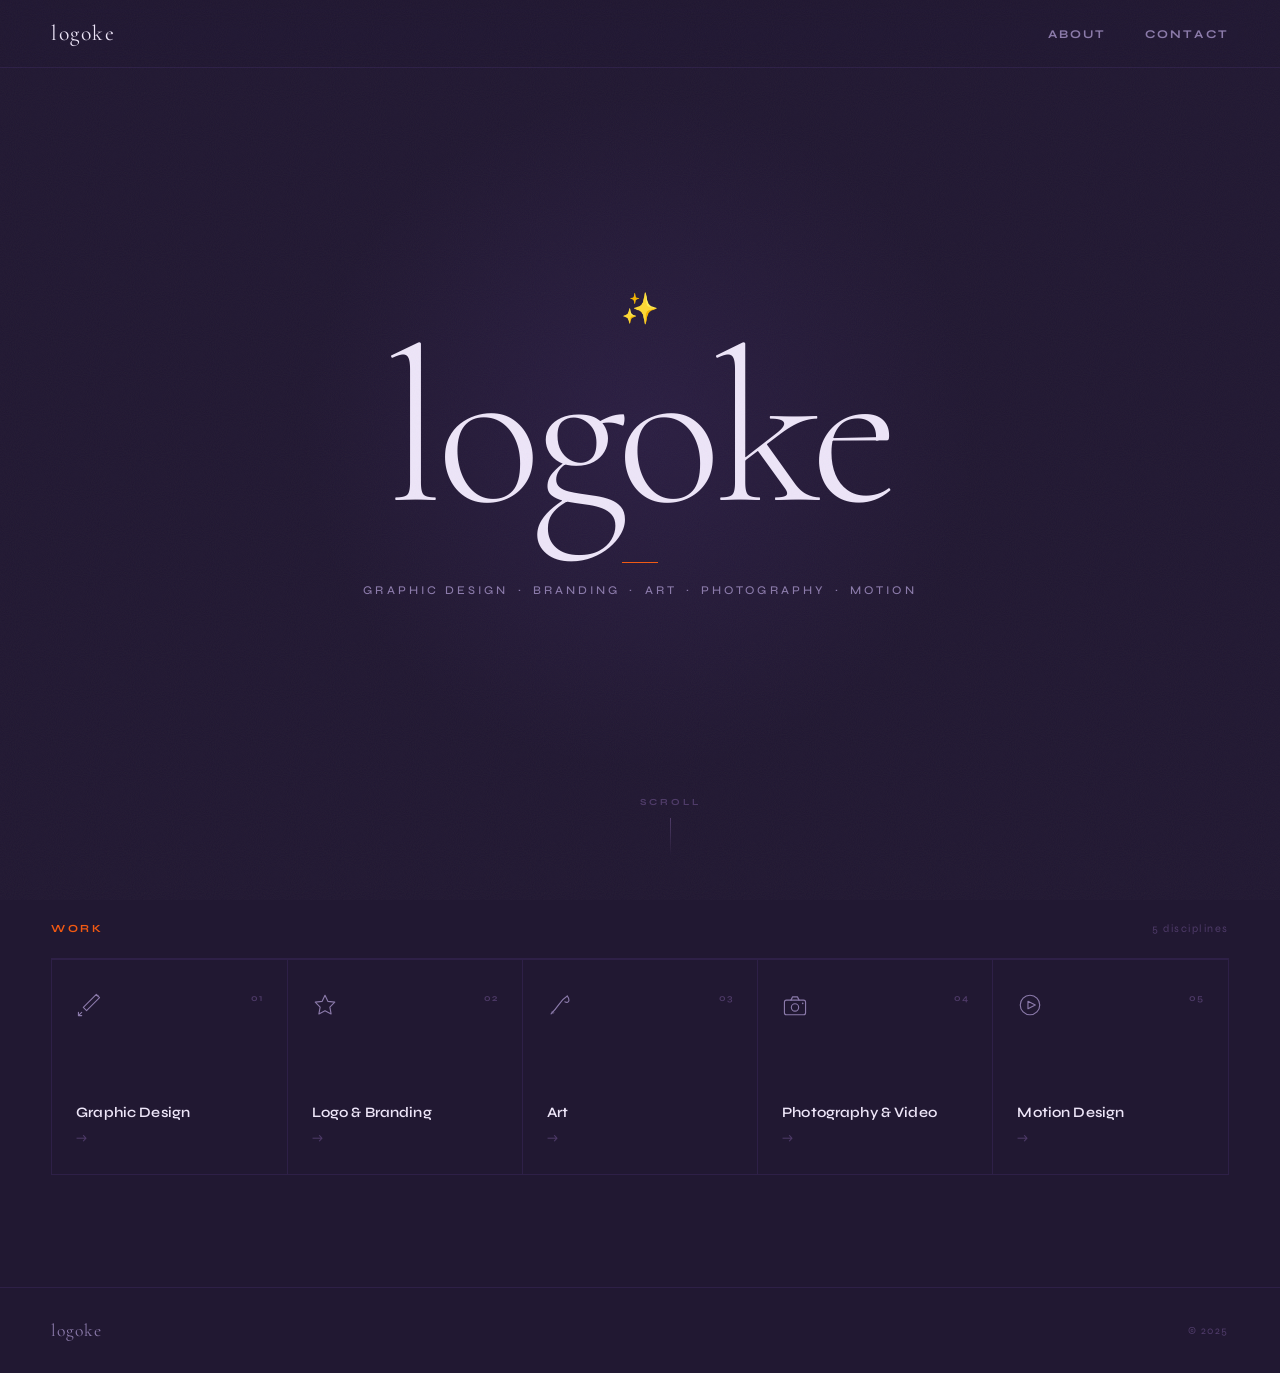
<file: index.html>
<!DOCTYPE html>
<html lang="en">
<head>
  <meta charset="UTF-8">
  <meta name="viewport" content="width=device-width, initial-scale=1.0">
  <title>logoke</title>
  <link rel="preconnect" href="https://fonts.googleapis.com">
  <link rel="preconnect" href="https://fonts.gstatic.com" crossorigin>
  <link href="https://fonts.googleapis.com/css2?family=Cormorant:ital,wght@0,300;0,400;1,300;1,400&family=Syne:wght@400;500;600;700;800&display=swap" rel="stylesheet">
  <link rel="stylesheet" href="styles.css">
</head>
<body>
  <div class="grain" aria-hidden="true"></div>

  <nav id="nav">
    <a href="index.html" class="nav-logo">logoke</a>
    <div class="nav-links" id="navLinks">
      <a href="about.html">About</a>
      <a href="contact.html">Contact</a>
    </div>
    <button class="nav-toggle" id="navToggle" aria-label="Open menu">
      <span></span>
      <span></span>
    </button>
  </nav>

  <main>
    <section class="hero">
      <div class="hero-glow" aria-hidden="true"></div>

      <div class="hero-inner">
        <span class="hero-spark" aria-hidden="true">✨</span>
        <h1 class="hero-name">logoke</h1>
        <div class="hero-divider" aria-hidden="true"></div>
        <p class="hero-sub">Graphic Design&ensp;&middot;&ensp;Branding&ensp;&middot;&ensp;Art&ensp;&middot;&ensp;Photography&ensp;&middot;&ensp;Motion</p>
      </div>

      <div class="hero-scroll" aria-hidden="true">
        <span>Scroll</span>
        <div class="scroll-bar"></div>
      </div>
    </section>

    <section class="work-section" aria-label="Work disciplines">
      <div class="work-section-header">
        <p class="section-tag">Work</p>
        <p class="section-count">5 disciplines</p>
      </div>

      <div class="tiles">

        <a href="work-graphic-design.html" class="tile">
          <div class="tile-head">
            <svg class="tile-icon" viewBox="0 0 32 32" fill="none" xmlns="http://www.w3.org/2000/svg" aria-hidden="true">
              <path d="M7 25L3 29M3 29H7M3 29V25M25 3L29 7L13 23L9 19L25 3Z" stroke="currentColor" stroke-width="1.4" stroke-linecap="round" stroke-linejoin="round"/>
              <circle cx="27" cy="5" r="1.5" fill="currentColor" opacity="0.4"/>
            </svg>
            <span class="tile-num">01</span>
          </div>
          <span class="tile-label">Graphic Design</span>
          <span class="tile-arrow" aria-hidden="true">→</span>
        </a>

        <a href="work-logo-branding.html" class="tile">
          <div class="tile-head">
            <svg class="tile-icon" viewBox="0 0 32 32" fill="none" xmlns="http://www.w3.org/2000/svg" aria-hidden="true">
              <path d="M16 4L19.5 11.5L28 12.5L22 18.5L23.5 27L16 23L8.5 27L10 18.5L4 12.5L12.5 11.5L16 4Z" stroke="currentColor" stroke-width="1.4" stroke-linecap="round" stroke-linejoin="round"/>
            </svg>
            <span class="tile-num">02</span>
          </div>
          <span class="tile-label">Logo & Branding</span>
          <span class="tile-arrow" aria-hidden="true">→</span>
        </a>

        <a href="work-art.html" class="tile">
          <div class="tile-head">
            <svg class="tile-icon" viewBox="0 0 32 32" fill="none" xmlns="http://www.w3.org/2000/svg" aria-hidden="true">
              <path d="M5 27C5 27 10 22 15 15C20 8 25 5 25 5" stroke="currentColor" stroke-width="1.4" stroke-linecap="round"/>
              <path d="M25 5C25 5 27 7.5 27 10C27 12.5 24.5 13.5 22 12" stroke="currentColor" stroke-width="1.4" stroke-linecap="round"/>
              <circle cx="7" cy="25" r="2" fill="currentColor" opacity="0.4"/>
            </svg>
            <span class="tile-num">03</span>
          </div>
          <span class="tile-label">Art</span>
          <span class="tile-arrow" aria-hidden="true">→</span>
        </a>

        <a href="work-photography.html" class="tile">
          <div class="tile-head">
            <svg class="tile-icon" viewBox="0 0 32 32" fill="none" xmlns="http://www.w3.org/2000/svg" aria-hidden="true">
              <rect x="3" y="10" width="26" height="18" rx="2.5" stroke="currentColor" stroke-width="1.4"/>
              <path d="M11 10L13 6H19L21 10" stroke="currentColor" stroke-width="1.4" stroke-linecap="round" stroke-linejoin="round"/>
              <circle cx="16" cy="19" r="4.5" stroke="currentColor" stroke-width="1.4"/>
              <circle cx="25.5" cy="14" r="1" fill="currentColor"/>
            </svg>
            <span class="tile-num">04</span>
          </div>
          <span class="tile-label">Photography & Video</span>
          <span class="tile-arrow" aria-hidden="true">→</span>
        </a>

        <a href="work-motion.html" class="tile">
          <div class="tile-head">
            <svg class="tile-icon" viewBox="0 0 32 32" fill="none" xmlns="http://www.w3.org/2000/svg" aria-hidden="true">
              <circle cx="16" cy="16" r="12" stroke="currentColor" stroke-width="1.4"/>
              <path d="M13.5 11.5L22.5 16L13.5 20.5V11.5Z" stroke="currentColor" stroke-width="1.4" stroke-linejoin="round"/>
            </svg>
            <span class="tile-num">05</span>
          </div>
          <span class="tile-label">Motion Design</span>
          <span class="tile-arrow" aria-hidden="true">→</span>
        </a>

      </div>
    </section>
  </main>

  <footer>
    <a href="index.html" class="footer-logo">logoke</a>
    <span class="footer-copy">© 2025</span>
  </footer>

  <script>
    // Nav scroll state
    const nav = document.getElementById('nav');
    window.addEventListener('scroll', () => {
      nav.classList.toggle('scrolled', window.scrollY > 40);
    }, { passive: true });

    // Mobile menu
    const toggle = document.getElementById('navToggle');
    const links  = document.getElementById('navLinks');

    toggle.addEventListener('click', () => {
      const open = links.classList.toggle('open');
      toggle.classList.toggle('open', open);
      toggle.setAttribute('aria-label', open ? 'Close menu' : 'Open menu');
    });

    links.querySelectorAll('a').forEach(a => {
      a.addEventListener('click', () => {
        links.classList.remove('open');
        toggle.classList.remove('open');
        toggle.setAttribute('aria-label', 'Open menu');
      });
    });
  </script>
</body>
</html>
</file>
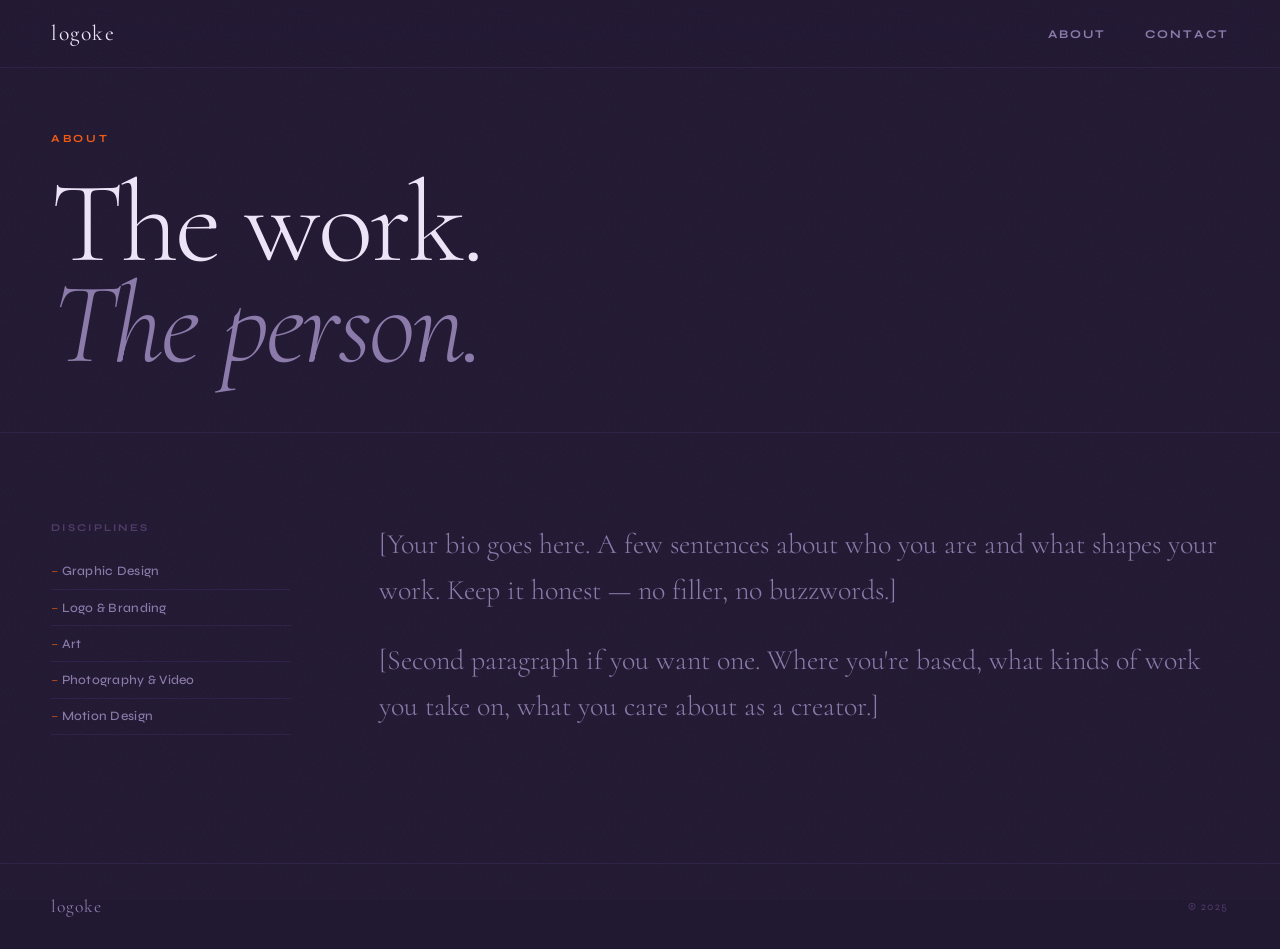
<file: about.html>
<!DOCTYPE html>
<html lang="en">
<head>
  <meta charset="UTF-8">
  <meta name="viewport" content="width=device-width, initial-scale=1.0">
  <title>About — logoke</title>
  <link rel="preconnect" href="https://fonts.googleapis.com">
  <link rel="preconnect" href="https://fonts.gstatic.com" crossorigin>
  <link href="https://fonts.googleapis.com/css2?family=Cormorant:ital,wght@0,300;0,400;1,300;1,400&family=Syne:wght@400;500;600;700;800&display=swap" rel="stylesheet">
  <link rel="stylesheet" href="styles.css">
</head>
<body>
  <div class="grain" aria-hidden="true"></div>

  <nav id="nav">
    <a href="index.html" class="nav-logo">logoke</a>
    <div class="nav-links" id="navLinks">
      <a href="about.html">About</a>
      <a href="contact.html">Contact</a>
    </div>
    <button class="nav-toggle" id="navToggle" aria-label="Open menu">
      <span></span>
      <span></span>
    </button>
  </nav>

  <div class="page-header">
    <span class="page-label">About</span>
    <h1 class="page-title">The work.<br><em>The person.</em></h1>
  </div>

  <div class="about-body">
    <aside class="about-sidebar">
      <p class="sidebar-label">Disciplines</p>
      <ul class="discipline-list">
        <li>Graphic Design</li>
        <li>Logo & Branding</li>
        <li>Art</li>
        <li>Photography & Video</li>
        <li>Motion Design</li>
      </ul>
    </aside>

    <div class="about-main">
      <div class="about-text">
        <p>[Your bio goes here. A few sentences about who you are and what shapes your work. Keep it honest — no filler, no buzzwords.]</p>
        <p>[Second paragraph if you want one. Where you're based, what kinds of work you take on, what you care about as a creator.]</p>
      </div>
    </div>
  </div>

  <footer>
    <a href="index.html" class="footer-logo">logoke</a>
    <span class="footer-copy">© 2025</span>
  </footer>

  <script>
    const nav = document.getElementById('nav');
    window.addEventListener('scroll', () => {
      nav.classList.toggle('scrolled', window.scrollY > 40);
    }, { passive: true });

    const toggle = document.getElementById('navToggle');
    const links  = document.getElementById('navLinks');
    toggle.addEventListener('click', () => {
      const open = links.classList.toggle('open');
      toggle.classList.toggle('open', open);
      toggle.setAttribute('aria-label', open ? 'Close menu' : 'Open menu');
    });
  </script>
</body>
</html>
</file>
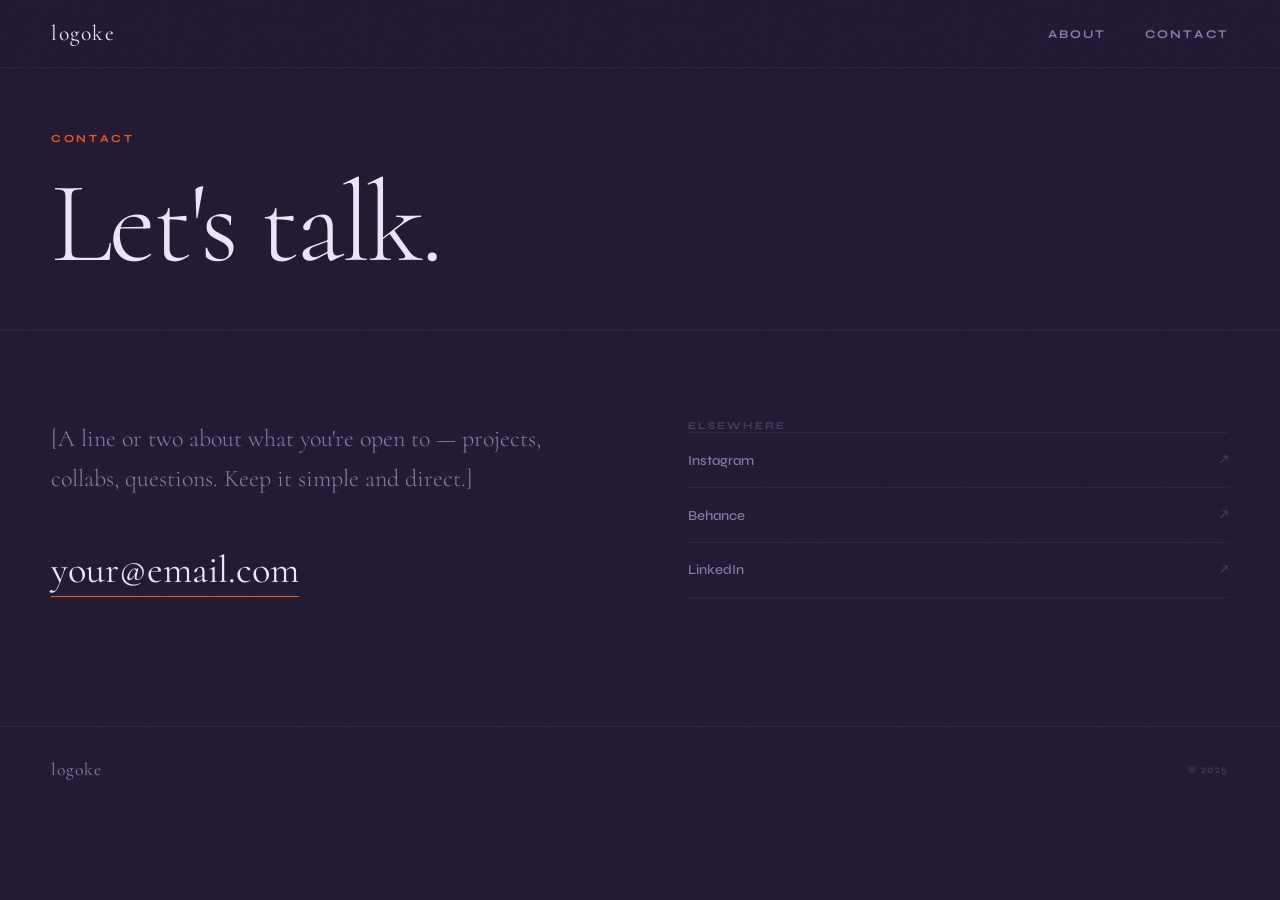
<file: contact.html>
<!DOCTYPE html>
<html lang="en">
<head>
  <meta charset="UTF-8">
  <meta name="viewport" content="width=device-width, initial-scale=1.0">
  <title>Contact — logoke</title>
  <link rel="preconnect" href="https://fonts.googleapis.com">
  <link rel="preconnect" href="https://fonts.gstatic.com" crossorigin>
  <link href="https://fonts.googleapis.com/css2?family=Cormorant:ital,wght@0,300;0,400;1,300;1,400&family=Syne:wght@400;500;600;700;800&display=swap" rel="stylesheet">
  <link rel="stylesheet" href="styles.css">
</head>
<body>
  <div class="grain" aria-hidden="true"></div>

  <nav id="nav">
    <a href="index.html" class="nav-logo">logoke</a>
    <div class="nav-links" id="navLinks">
      <a href="about.html">About</a>
      <a href="contact.html">Contact</a>
    </div>
    <button class="nav-toggle" id="navToggle" aria-label="Open menu">
      <span></span>
      <span></span>
    </button>
  </nav>

  <div class="page-header">
    <span class="page-label">Contact</span>
    <h1 class="page-title">Let's talk.</h1>
  </div>

  <div class="contact-body">
    <div class="contact-left">
      <p class="contact-tagline">[A line or two about what you're open to — projects, collabs, questions. Keep it simple and direct.]</p>
      <a href="mailto:your@email.com" class="contact-email-link">your@email.com</a>
    </div>

    <div class="contact-right">
      <p class="socials-label">Elsewhere</p>
      <ul class="social-list">
        <li class="social-item">
          <a href="#" target="_blank" rel="noopener noreferrer">
            Instagram
            <span class="s-arrow">↗</span>
          </a>
        </li>
        <li class="social-item">
          <a href="#" target="_blank" rel="noopener noreferrer">
            Behance
            <span class="s-arrow">↗</span>
          </a>
        </li>
        <li class="social-item">
          <a href="#" target="_blank" rel="noopener noreferrer">
            LinkedIn
            <span class="s-arrow">↗</span>
          </a>
        </li>
      </ul>
    </div>
  </div>

  <footer>
    <a href="index.html" class="footer-logo">logoke</a>
    <span class="footer-copy">© 2025</span>
  </footer>

  <script>
    const nav = document.getElementById('nav');
    window.addEventListener('scroll', () => {
      nav.classList.toggle('scrolled', window.scrollY > 40);
    }, { passive: true });

    const toggle = document.getElementById('navToggle');
    const links  = document.getElementById('navLinks');
    toggle.addEventListener('click', () => {
      const open = links.classList.toggle('open');
      toggle.classList.toggle('open', open);
      toggle.setAttribute('aria-label', open ? 'Close menu' : 'Open menu');
    });
  </script>
</body>
</html>
</file>
<file: styles.css>
/* ══════════════════════════════════════════════
   logoke — Shared Styles
   ══════════════════════════════════════════════ */

*, *::before, *::after {
  box-sizing: border-box;
  margin: 0;
  padding: 0;
}

:root {
  --bg:            #211832;
  --bg-tile:       #261a3b;
  --bg-hover:      rgba(242, 89, 18, 0.07);
  --purple:        #412B6B;
  --purple-bright: #5C3E94;
  --orange:        #F25912;
  --text:          #EDE5F8;
  --text-dim:      #8B7AAA;
  --text-muted:    #4e3a68;
  --border:        rgba(92, 62, 148, 0.22);
  --nav-h:         68px;
}

html { scroll-behavior: smooth; }

body {
  background: var(--bg);
  color: var(--text);
  font-family: 'Syne', sans-serif;
  min-height: 100vh;
  overflow-x: hidden;
  -webkit-font-smoothing: antialiased;
  -moz-osx-font-smoothing: grayscale;
}

/* ── Grain overlay ───────────────────────────── */
.grain {
  position: fixed;
  inset: 0;
  z-index: 900;
  pointer-events: none;
  opacity: 0.038;
  background-image: url("data:image/svg+xml,%3Csvg xmlns='http://www.w3.org/2000/svg' width='250' height='250'%3E%3Cfilter id='n'%3E%3CfeTurbulence type='fractalNoise' baseFrequency='0.78' numOctaves='4' stitchTiles='stitch'/%3E%3C/filter%3E%3Crect width='250' height='250' filter='url(%23n)'/%3E%3C/svg%3E");
  background-size: 200px 200px;
}

/* ── Navigation ──────────────────────────────── */
nav {
  position: fixed;
  top: 0; left: 0; right: 0;
  z-index: 800;
  height: var(--nav-h);
  display: flex;
  align-items: center;
  justify-content: space-between;
  padding: 0 clamp(1.5rem, 4vw, 4rem);
  background: rgba(33, 24, 50, 0.78);
  backdrop-filter: blur(20px);
  -webkit-backdrop-filter: blur(20px);
  border-bottom: 1px solid var(--border);
  transition: background 0.3s ease;
}

nav.scrolled {
  background: rgba(33, 24, 50, 0.97);
}

.nav-logo {
  font-family: 'Cormorant', serif;
  font-size: 1.35rem;
  font-weight: 400;
  letter-spacing: 0.07em;
  color: var(--text);
  text-decoration: none;
  line-height: 1;
  transition: color 0.2s;
}

.nav-logo:hover { color: var(--orange); }

.nav-links {
  display: flex;
  align-items: center;
  gap: clamp(1.75rem, 3vw, 3.5rem);
}

.nav-links a {
  font-size: 0.74rem;
  font-weight: 700;
  letter-spacing: 0.18em;
  text-transform: uppercase;
  color: var(--text-dim);
  text-decoration: none;
  position: relative;
  transition: color 0.2s;
}

.nav-links a::after {
  content: '';
  position: absolute;
  bottom: -3px; left: 0;
  width: 0; height: 1px;
  background: var(--orange);
  transition: width 0.28s cubic-bezier(.4,0,.2,1);
}

.nav-links a:hover { color: var(--text); }
.nav-links a:hover::after { width: 100%; }

/* Mobile hamburger */
.nav-toggle {
  display: none;
  flex-direction: column;
  justify-content: center;
  gap: 6px;
  background: none;
  border: none;
  cursor: pointer;
  padding: 6px;
}

.nav-toggle span {
  display: block;
  width: 20px;
  height: 1px;
  background: var(--text);
  transition: transform 0.25s ease, opacity 0.2s ease;
  transform-origin: center;
}

.nav-toggle.open span:first-child {
  transform: translateY(3.5px) rotate(45deg);
}
.nav-toggle.open span:last-child {
  transform: translateY(-3.5px) rotate(-45deg);
}

/* ── Footer ──────────────────────────────────── */
footer {
  border-top: 1px solid var(--border);
  padding: 2rem clamp(1.5rem, 4vw, 4rem);
  display: flex;
  justify-content: space-between;
  align-items: center;
}

.footer-logo {
  font-family: 'Cormorant', serif;
  font-size: 1.1rem;
  font-weight: 400;
  letter-spacing: 0.06em;
  color: var(--text-dim);
  text-decoration: none;
  transition: color 0.2s;
}

.footer-logo:hover { color: var(--text); }

.footer-copy {
  font-size: 0.68rem;
  letter-spacing: 0.14em;
  color: var(--text-muted);
}

/* ── Keyframes ───────────────────────────────── */
@keyframes fadeUp {
  from { opacity: 0; transform: translateY(16px); }
  to   { opacity: 1; transform: translateY(0); }
}


/* ══════════════════════════════════════════════
   INDEX — Hero
   ══════════════════════════════════════════════ */

.hero {
  position: relative;
  min-height: 100vh;
  display: flex;
  flex-direction: column;
  align-items: center;
  justify-content: center;
  text-align: center;
  padding: var(--nav-h) clamp(1.5rem, 6vw, 6rem) 5rem;
  overflow: hidden;
}

.hero-glow {
  position: absolute;
  top: 48%;
  left: 50%;
  transform: translate(-50%, -50%);
  width: min(720px, 95vw);
  height: min(720px, 95vw);
  border-radius: 50%;
  background: radial-gradient(circle, rgba(92,62,148,0.17) 0%, transparent 66%);
  pointer-events: none;
}

.hero-inner { position: relative; z-index: 1; }

.hero-spark {
  font-size: 1.9rem;
  display: block;
  margin-bottom: 0.6rem;
  animation: fadeUp 0.85s cubic-bezier(.4,0,.2,1) 0.08s both;
}

.hero-name {
  font-family: 'Cormorant', serif;
  font-size: clamp(5rem, 17vw, 15rem);
  font-weight: 300;
  line-height: 0.86;
  letter-spacing: -0.03em;
  color: var(--text);
  animation: fadeUp 0.85s cubic-bezier(.4,0,.2,1) 0.18s both;
}

.hero-divider {
  width: 36px;
  height: 1px;
  background: var(--orange);
  opacity: 0.55;
  margin: 2.4rem auto 0;
  animation: fadeUp 0.85s cubic-bezier(.4,0,.2,1) 0.32s both;
}

.hero-sub {
  margin-top: 1.25rem;
  font-size: clamp(0.58rem, 1.05vw, 0.74rem);
  letter-spacing: 0.26em;
  text-transform: uppercase;
  color: var(--text-dim);
  font-weight: 500;
  animation: fadeUp 0.85s cubic-bezier(.4,0,.2,1) 0.4s both;
}

.hero-scroll {
  position: absolute;
  bottom: 2.75rem;
  left: 50%;
  transform: translateX(-50%);
  display: flex;
  flex-direction: column;
  align-items: center;
  gap: 0.65rem;
  animation: fadeUp 0.85s ease 0.75s both;
}

.hero-scroll span {
  font-size: 0.58rem;
  letter-spacing: 0.32em;
  text-transform: uppercase;
  color: var(--text-muted);
  font-weight: 700;
}

.scroll-bar {
  width: 1px;
  height: 38px;
  background: linear-gradient(to bottom, var(--text-muted), transparent);
}


/* ══════════════════════════════════════════════
   INDEX — Work tiles
   ══════════════════════════════════════════════ */

.work-section {
  max-width: 1400px;
  margin: 0 auto;
  padding: 0 clamp(1.5rem, 4vw, 4rem) 7rem;
}

.work-section-header {
  display: flex;
  justify-content: space-between;
  align-items: center;
  padding: 1.4rem 0;
  border-bottom: 1px solid var(--border);
}

.section-tag {
  font-size: 0.68rem;
  font-weight: 700;
  letter-spacing: 0.24em;
  text-transform: uppercase;
  color: var(--orange);
}

.section-count {
  font-size: 0.68rem;
  letter-spacing: 0.14em;
  color: var(--text-muted);
}

/* Tile grid */
.tiles {
  display: grid;
  grid-template-columns: repeat(5, 1fr);
  border-left: 1px solid var(--border);
  border-bottom: 1px solid var(--border);
}

.tile {
  position: relative;
  display: flex;
  flex-direction: column;
  padding: 2rem 1.5rem 1.75rem;
  text-decoration: none;
  color: var(--text);
  border-top: 1px solid var(--border);
  border-right: 1px solid var(--border);
  overflow: hidden;
  min-height: 215px;
  transition: background 0.22s ease;
}

/* Orange reveal line on hover */
.tile::before {
  content: '';
  position: absolute;
  top: 0; left: 0; right: 0;
  height: 2px;
  background: var(--orange);
  transform: scaleX(0);
  transform-origin: left;
  transition: transform 0.32s cubic-bezier(.4,0,.2,1);
}

.tile:hover { background: var(--bg-hover); }
.tile:hover::before { transform: scaleX(1); }
.tile:hover .tile-arrow { color: var(--orange); transform: translateX(5px); }
.tile:hover .tile-icon { color: var(--orange); }

.tile-head {
  display: flex;
  justify-content: space-between;
  align-items: flex-start;
}

.tile-icon {
  width: 26px;
  height: 26px;
  color: var(--text-dim);
  transition: color 0.22s;
  flex-shrink: 0;
}

.tile-num {
  font-size: 0.6rem;
  letter-spacing: 0.1em;
  color: var(--text-muted);
  font-weight: 600;
}

.tile-label {
  margin-top: auto;
  padding-top: 2rem;
  font-size: 0.9rem;
  font-weight: 600;
  letter-spacing: 0.01em;
  line-height: 1.25;
  color: var(--text);
}

.tile-arrow {
  display: block;
  margin-top: 0.45rem;
  font-size: 0.85rem;
  color: var(--text-muted);
  transition: color 0.22s, transform 0.22s;
}


/* ══════════════════════════════════════════════
   INNER PAGES — Shared header
   ══════════════════════════════════════════════ */

.page-header {
  padding-top: calc(var(--nav-h) + 4rem);
  padding-bottom: 3.5rem;
  padding-left: clamp(1.5rem, 4vw, 4rem);
  padding-right: clamp(1.5rem, 4vw, 4rem);
  max-width: 1400px;
  margin: 0 auto;
  border-bottom: 1px solid var(--border);
}

.breadcrumb {
  display: flex;
  align-items: center;
  gap: 0.6rem;
  font-size: 0.68rem;
  letter-spacing: 0.18em;
  text-transform: uppercase;
  color: var(--text-muted);
  margin-bottom: 2rem;
}

.breadcrumb a {
  color: var(--text-dim);
  text-decoration: none;
  transition: color 0.2s;
}

.breadcrumb a:hover { color: var(--orange); }

.page-label {
  display: block;
  font-size: 0.68rem;
  font-weight: 700;
  letter-spacing: 0.24em;
  text-transform: uppercase;
  color: var(--orange);
  margin-bottom: 1.75rem;
}

.page-title {
  font-family: 'Cormorant', serif;
  font-size: clamp(3.5rem, 9vw, 8.5rem);
  font-weight: 300;
  line-height: 0.88;
  letter-spacing: -0.025em;
  color: var(--text);
}

.page-title em {
  font-style: italic;
  color: var(--text-dim);
}


/* ══════════════════════════════════════════════
   ABOUT PAGE
   ══════════════════════════════════════════════ */

.about-body {
  max-width: 1400px;
  margin: 0 auto;
  padding: 5.5rem clamp(1.5rem, 4vw, 4rem) 8rem;
  display: grid;
  grid-template-columns: 240px 1fr;
  gap: 5.5rem;
  align-items: start;
}

.about-sidebar {
  position: sticky;
  top: calc(var(--nav-h) + 2.5rem);
}

.sidebar-label {
  font-size: 0.65rem;
  font-weight: 700;
  letter-spacing: 0.22em;
  text-transform: uppercase;
  color: var(--text-muted);
  margin-bottom: 1.25rem;
}

.discipline-list { list-style: none; }

.discipline-list li {
  font-size: 0.8rem;
  color: var(--text-dim);
  padding: 0.6rem 0;
  border-bottom: 1px solid var(--border);
  font-weight: 500;
  letter-spacing: 0.02em;
}

.discipline-list li::before {
  content: '– ';
  color: var(--orange);
  opacity: 0.65;
}

.about-text {
  font-family: 'Cormorant', serif;
  font-size: clamp(1.2rem, 2.2vw, 1.75rem);
  font-weight: 300;
  line-height: 1.65;
  color: var(--text-dim);
}

.about-text p + p { margin-top: 1.5rem; }

.about-text strong {
  color: var(--text);
  font-weight: 400;
}


/* ══════════════════════════════════════════════
   CONTACT PAGE
   ══════════════════════════════════════════════ */

.contact-body {
  max-width: 1400px;
  margin: 0 auto;
  padding: 5.5rem clamp(1.5rem, 4vw, 4rem) 8rem;
  display: grid;
  grid-template-columns: 1fr 1fr;
  gap: 6rem;
  align-items: start;
}

.contact-tagline {
  font-family: 'Cormorant', serif;
  font-size: clamp(1.1rem, 2vw, 1.5rem);
  font-weight: 300;
  line-height: 1.65;
  color: var(--text-dim);
  margin-bottom: 3rem;
}

.contact-email-link {
  display: inline-block;
  font-family: 'Cormorant', serif;
  font-size: clamp(1.4rem, 3vw, 2.5rem);
  font-weight: 400;
  color: var(--text);
  text-decoration: none;
  border-bottom: 1px solid var(--orange);
  padding-bottom: 0.2rem;
  transition: color 0.2s;
  word-break: break-all;
}

.contact-email-link:hover { color: var(--orange); }

.socials-label {
  font-size: 0.65rem;
  font-weight: 700;
  letter-spacing: 0.22em;
  text-transform: uppercase;
  color: var(--text-muted);
  margin-bottom: 0;
}

.social-list { list-style: none; }

.social-item a {
  display: flex;
  align-items: center;
  justify-content: space-between;
  padding: 1.15rem 0;
  border-bottom: 1px solid var(--border);
  text-decoration: none;
  color: var(--text-dim);
  font-size: 0.86rem;
  font-weight: 500;
  transition: color 0.2s;
}

.social-item:first-child a { border-top: 1px solid var(--border); }
.social-item a:hover { color: var(--text); }
.social-item a:hover .s-arrow { color: var(--orange); transform: translateX(4px); }

.s-arrow {
  color: var(--text-muted);
  font-size: 0.82rem;
  transition: color 0.22s, transform 0.22s;
}


/* ══════════════════════════════════════════════
   WORK PAGES — Grid
   ══════════════════════════════════════════════ */

.work-grid {
  max-width: 1400px;
  margin: 0 auto;
  padding: 3.5rem clamp(1.5rem, 4vw, 4rem) 8rem;
  display: grid;
  grid-template-columns: repeat(3, 1fr);
  gap: 1px;
  background: var(--border);
}

.work-card {
  background: var(--bg);
  cursor: pointer;
  opacity: 0;
  transform: translateY(14px);
  transition: opacity 0.5s ease, transform 0.5s ease, background 0.22s ease;
}

.work-card.visible {
  opacity: 1;
  transform: translateY(0);
}

.work-card:hover { background: var(--bg-tile); }

.work-card-img {
  aspect-ratio: 4 / 3;
  background: var(--bg-tile);
  position: relative;
  overflow: hidden;
  display: flex;
  align-items: center;
  justify-content: center;
  transition: transform 0.38s cubic-bezier(.4,0,.2,1);
}

.work-card:hover .work-card-img { transform: scale(1.018); }

.placeholder-dot {
  width: 4px;
  height: 4px;
  border-radius: 50%;
  background: var(--text-muted);
  opacity: 0.4;
}

.work-card-info {
  padding: 1rem 1.25rem 1.35rem;
  border-top: 1px solid var(--border);
}

.work-card-title {
  font-size: 0.82rem;
  font-weight: 600;
  color: var(--text);
  letter-spacing: 0.01em;
}

.work-card-meta {
  font-size: 0.68rem;
  color: var(--text-muted);
  letter-spacing: 0.1em;
  margin-top: 0.2rem;
}


/* ══════════════════════════════════════════════
   RESPONSIVE
   ══════════════════════════════════════════════ */

/* Medium desktop */
@media (max-width: 1100px) {
  .tiles { grid-template-columns: repeat(3, 1fr); }
}

/* Tablet */
@media (max-width: 900px) {
  .tiles { grid-template-columns: repeat(3, 1fr); }

  .about-body {
    grid-template-columns: 1fr;
    gap: 3rem;
  }
  .about-sidebar { position: static; order: 2; }
  .about-text { order: 1; }

  .contact-body {
    grid-template-columns: 1fr;
    gap: 3rem;
  }

  .work-grid { grid-template-columns: repeat(2, 1fr); }
}

/* Large phone */
@media (max-width: 680px) {
  .tiles { grid-template-columns: repeat(2, 1fr); }

  .tile {
    min-height: 175px;
    padding: 1.35rem 1.1rem 1.2rem;
  }

  .tile-label { font-size: 0.82rem; }

  .nav-links {
    display: none;
    position: fixed;
    top: var(--nav-h);
    left: 0; right: 0;
    background: rgba(33, 24, 50, 0.98);
    flex-direction: column;
    align-items: flex-start;
    padding: 2rem clamp(1.5rem, 4vw, 4rem);
    gap: 2rem;
    border-bottom: 1px solid var(--border);
    z-index: 700;
  }

  .nav-links.open { display: flex; }
  .nav-links a { font-size: 0.85rem; }
  .nav-toggle { display: flex; }
}

/* Small phone */
@media (max-width: 460px) {
  .tiles { grid-template-columns: 1fr; }
  .tile { border-right: 1px solid var(--border); min-height: 140px; }

  .work-grid { grid-template-columns: 1fr; }

  .footer-copy { display: none; }

  .page-title { letter-spacing: -0.02em; }
}
</file>
